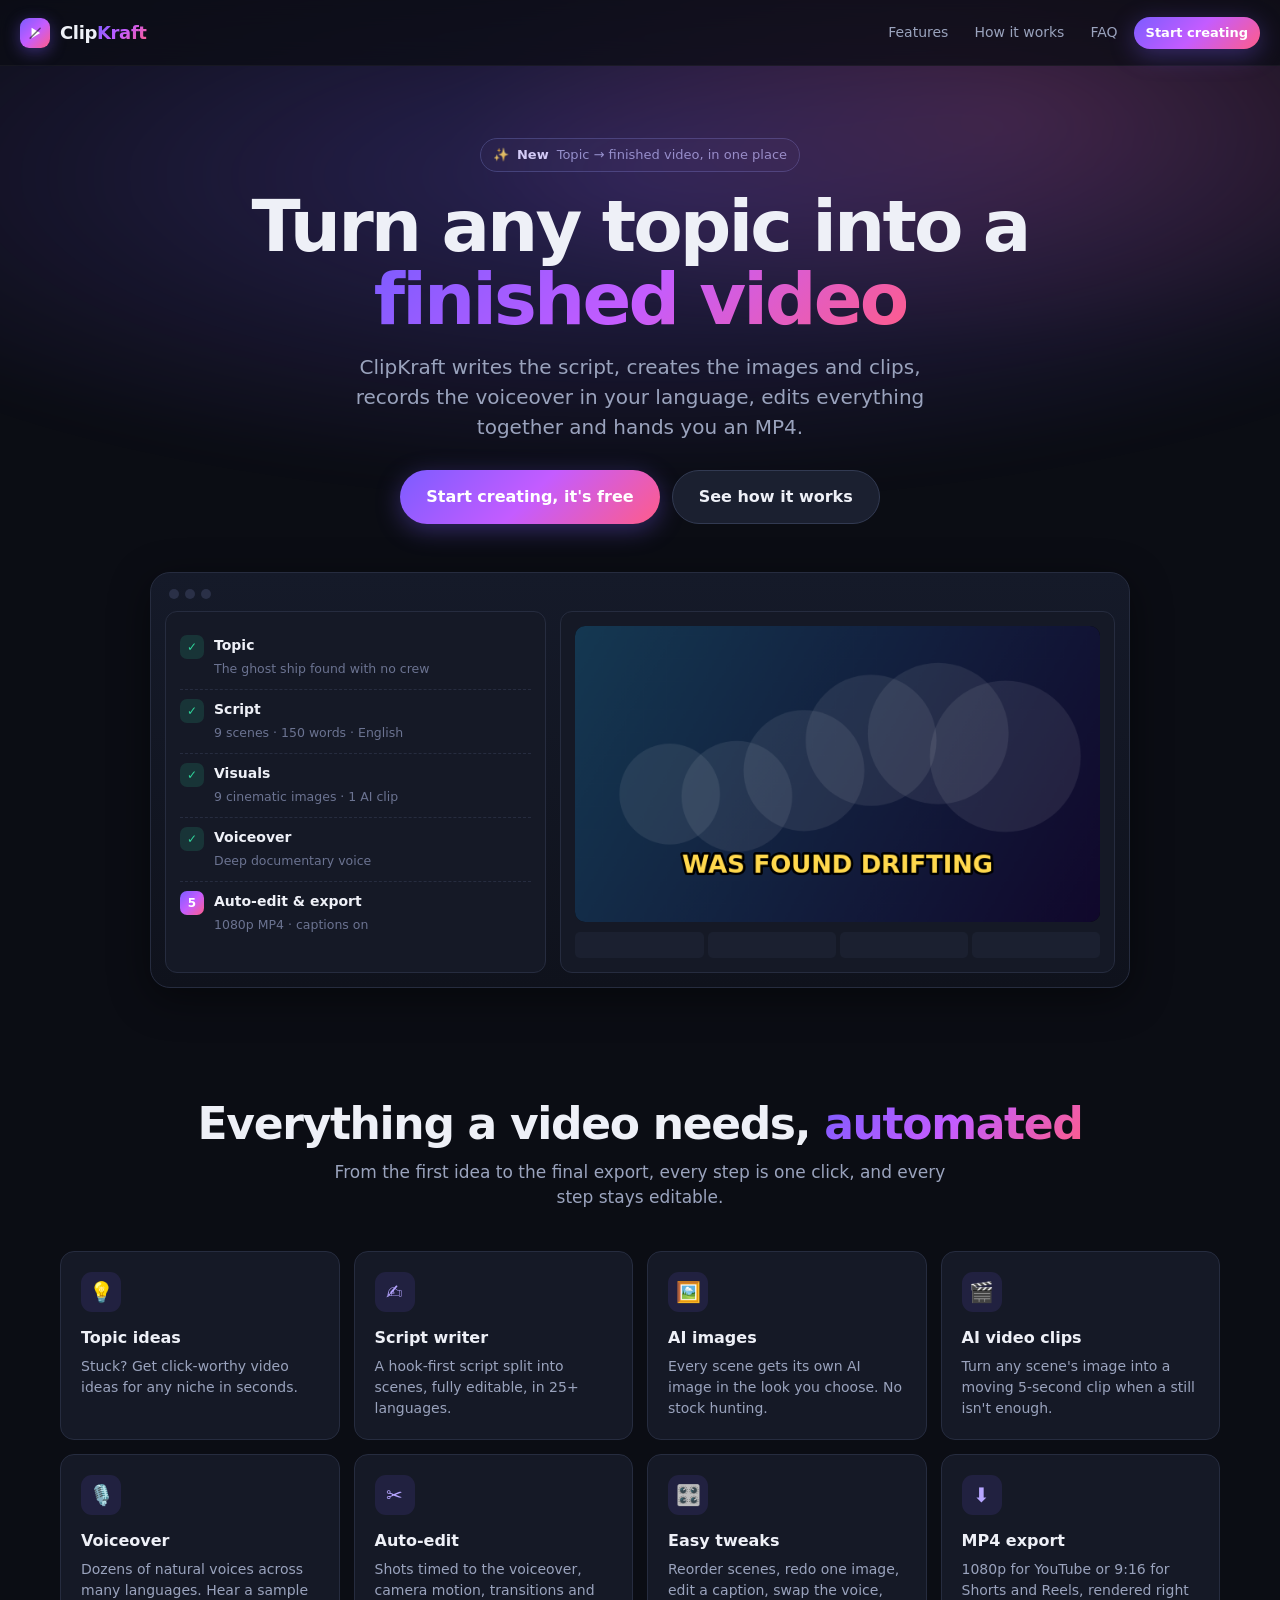
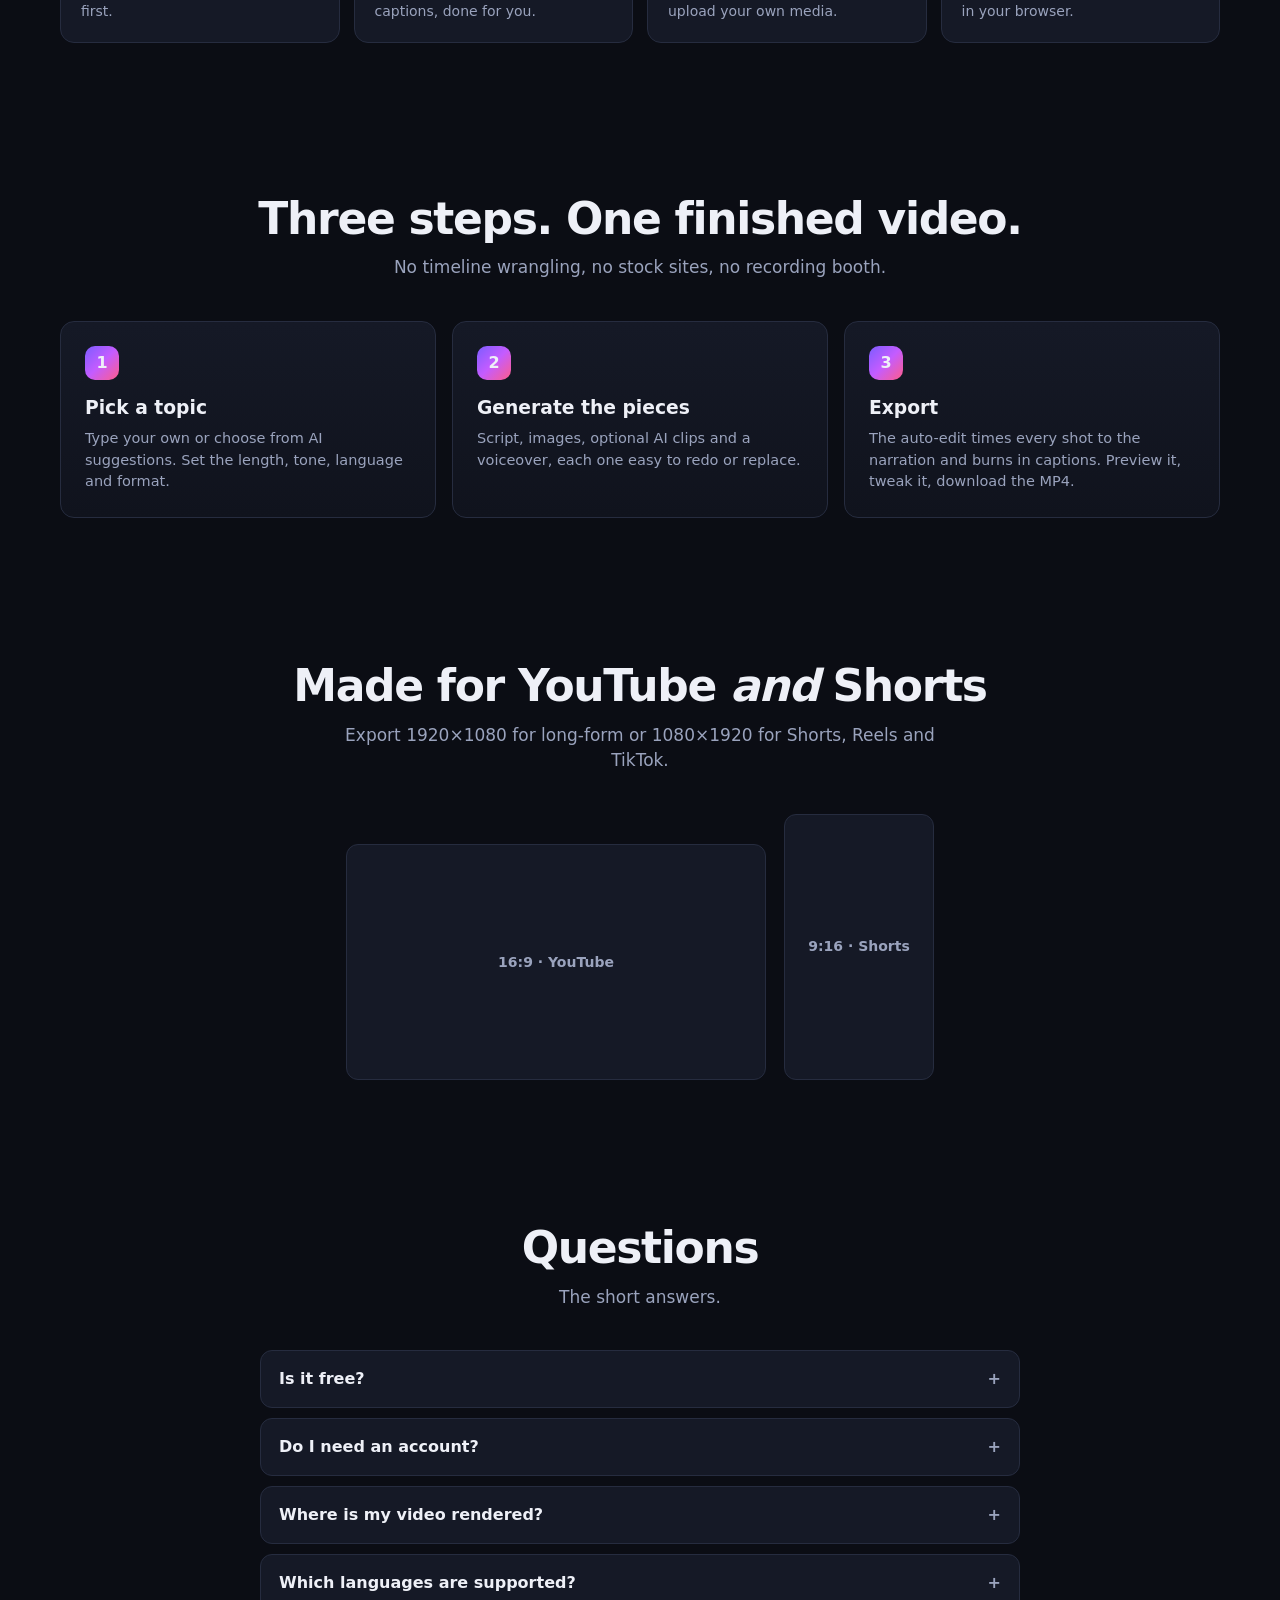
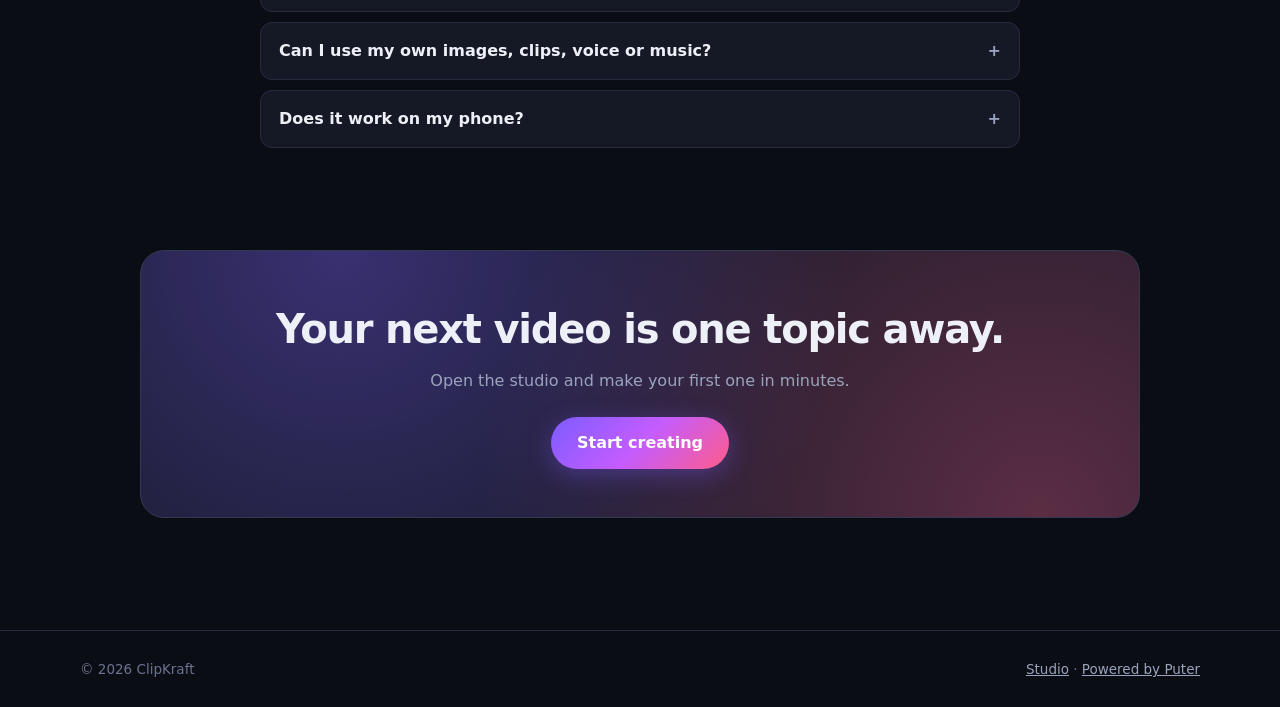
<file: index.html>
<!doctype html>
<html lang="en">
<head>
<meta charset="utf-8">
<meta name="viewport" content="width=device-width,initial-scale=1,viewport-fit=cover">
<meta name="theme-color" content="#0b0d14">
<meta name="description" content="">
<meta property="og:title" content="">
<meta property="og:type" content="website">
<meta property="og:url" content="https://clipkraft.github.io/">
<link rel="canonical" href="https://clipkraft.github.io/">
<link rel="icon" href="icons/logo.svg" type="image/svg+xml">
<link rel="apple-touch-icon" href="icons/icon-192.png">
<link rel="stylesheet" href="css/style.css?v=1.3.4">
<title>Video studio</title>
</head>
<body>
<nav class="l-nav">
  <a class="logo" href="./"><span class="logo-mark"><svg viewBox="0 0 32 32" aria-hidden="true"><path d="M11 8.5v15l12.5-7.5z" fill="#fff"/><path d="M9 23.5L23.5 9" stroke="#0b0d14" stroke-width="2.2" stroke-linecap="round" opacity=".55"/></svg></span><span data-wordmark></span></a>
  <div class="links">
    <a class="navlink" href="#features">Features</a>
    <a class="navlink" href="#how">How it works</a>
    <a class="navlink" href="#faq">FAQ</a>
    <a class="btn primary sm" href="app.html">Start creating</a>
  </div>
</nav>

<header class="hero wrap">
  <span class="pill">✨ <b>New</b> Topic → finished video, in one place</span>
  <h1>Turn any topic into a <span class="grad-text">finished video</span></h1>
  <p class="sub"><span data-brand></span> writes the script, creates the images and clips, records the voiceover in your language, edits everything together and hands you an MP4.</p>
  <div class="ctas">
    <a class="btn primary lg" href="app.html">Start creating, it's free</a>
    <a class="btn lg" href="#how">See how it works</a>
  </div>
  <div class="hero-demo" aria-hidden="true">
    <div class="demo-bar"><i></i><i></i><i></i></div>
    <div class="demo-grid">
      <div class="demo-card">
        <div class="demo-step done"><span class="n">✓</span><div><b>Topic</b><span>The ghost ship found with no crew</span></div></div>
        <div class="demo-step done"><span class="n">✓</span><div><b>Script</b><span>9 scenes · 150 words · English</span></div></div>
        <div class="demo-step done"><span class="n">✓</span><div><b>Visuals</b><span>9 cinematic images · 1 AI clip</span></div></div>
        <div class="demo-step done"><span class="n">✓</span><div><b>Voiceover</b><span>Deep documentary voice</span></div></div>
        <div class="demo-step live"><span class="n">5</span><div><b>Auto-edit &amp; export</b><span>1080p MP4 · captions on</span></div></div>
      </div>
      <div class="demo-card">
        <div class="demo-screen"><canvas id="demoCanvas" width="640" height="360"></canvas></div>
        <div class="demo-tl"><div></div><div></div><div></div><div></div></div>
      </div>
    </div>
  </div>
</header>

<section class="section wrap" id="features">
  <h2>Everything a video needs, <span class="grad-text">automated</span></h2>
  <p class="lead">From the first idea to the final export, every step is one click, and every step stays editable.</p>
  <div class="features">
<div class="feature"><div class="ic">💡</div><h3>Topic ideas</h3><p>Stuck? Get click-worthy video ideas for any niche in seconds.</p></div>
<div class="feature"><div class="ic">✍️</div><h3>Script writer</h3><p>A hook-first script split into scenes, fully editable, in 25+ languages.</p></div>
<div class="feature"><div class="ic">🖼️</div><h3>AI images</h3><p>Every scene gets its own AI image in the look you choose. No stock hunting.</p></div>
<div class="feature"><div class="ic">🎬</div><h3>AI video clips</h3><p>Turn any scene's image into a moving 5-second clip when a still isn't enough.</p></div>
<div class="feature"><div class="ic">🎙️</div><h3>Voiceover</h3><p>Dozens of natural voices across many languages. Hear a sample first.</p></div>
<div class="feature"><div class="ic">✂️</div><h3>Auto-edit</h3><p>Shots timed to the voiceover, camera motion, transitions and captions, done for you.</p></div>
<div class="feature"><div class="ic">🎛️</div><h3>Easy tweaks</h3><p>Reorder scenes, redo one image, edit a caption, swap the voice, upload your own media.</p></div>
<div class="feature"><div class="ic">⬇️</div><h3>MP4 export</h3><p>1080p for YouTube or 9:16 for Shorts and Reels, rendered right in your browser.</p></div>
  </div>
</section>

<div class="wrap ad-wrap"><aside class="ad-box" aria-label="Sponsored">
  <div class="ad-label">Sponsored</div>
  <script async="async" data-cfasync="false" src="https://bauval.org/21/2d36111a05a69d2062d1d06b96b76005"></script>
  <div id="container-2d36111a05a69d2062d1d06b96b76005"></div>
</aside></div>

<section class="section wrap" id="how">
  <h2>Three steps. One finished video.</h2>
  <p class="lead">No timeline wrangling, no stock sites, no recording booth.</p>
  <div class="steps">
    <div class="step"><h3>Pick a topic</h3><p>Type your own or choose from AI suggestions. Set the length, tone, language and format.</p></div>
    <div class="step"><h3>Generate the pieces</h3><p>Script, images, optional AI clips and a voiceover, each one easy to redo or replace.</p></div>
    <div class="step"><h3>Export</h3><p>The auto-edit times every shot to the narration and burns in captions. Preview it, tweak it, download the MP4.</p></div>
  </div>
</section>

<section class="section wrap">
  <h2>Made for YouTube <em>and</em> Shorts</h2>
  <p class="lead">Export 1920×1080 for long-form or 1080×1920 for Shorts, Reels and TikTok.</p>
  <div class="formats"><div class="fmt w">16:9 · YouTube</div><div class="fmt t">9:16 · Shorts</div></div>
</section>

<section class="section wrap" id="faq">
  <h2>Questions</h2>
  <p class="lead">The short answers.</p>
  <div class="faq">
    <details><summary>Is it free?</summary><p>The studio is free. The AI features run on your own free Puter account, which comes with a monthly allowance. Heavy use, especially AI video clips, can use it up; you can top up your account or continue next month.</p></details>
    <details><summary>Do I need an account?</summary><p>You'll be asked to sign in to Puter (or continue as a guest) the first time you use an AI feature. Your projects themselves are saved in your browser.</p></details>
    <details><summary>Where is my video rendered?</summary><p>On your own device, in the browser. Nothing has to be uploaded to edit or export, which is why it works fast on a decent laptop or phone.</p></details>
    <details><summary>Which languages are supported?</summary><p>Scripts and voiceovers work in English, Hindi, Spanish, French, German, Portuguese, Arabic, Japanese, Korean, Chinese and more.</p></details>
    <details><summary>Can I use my own images, clips, voice or music?</summary><p>Yes. Any scene can take your own image or video, any scene's voiceover can be your own recording, and you can add a music track you have the rights to.</p></details>
    <details><summary>Does it work on my phone?</summary><p>Yes. The studio is built mobile-first and can be installed to your home screen. Long 1080p exports are quicker on a laptop.</p></details>
  </div>
</section>

<div class="wrap"><div class="cta-band">
  <h2>Your next video is one topic away.</h2>
  <p>Open the studio and make your first one in minutes.</p>
  <a class="btn primary lg" href="app.html">Start creating</a>
</div></div>

<div class="wrap ad-banner-wrap" id="ckBanner"></div>
<script type="module">import { mountBanner } from './js/banner.js?v=1.3.4'; mountBanner(document.getElementById('ckBanner'));</script>

<footer class="site"><div class="wrap">
  <span>© <span data-year></span> <span data-brand></span></span>
  <span><a href="app.html">Studio</a> · <a data-platform-link target="_blank" rel="noopener"></a></span>
</div></footer>
<script type="module">
import { applyBrand } from './js/brand.js';
applyBrand();
// Little animated preview in the hero mock-up.
const c = document.getElementById('demoCanvas'); const x = c.getContext('2d');
const scenes = [[262, 48], [205, 40], [12, 45], [330, 35]];
const words = ['In 1872 a ship', 'was found drifting', 'with no one aboard.', 'Where did they go?'];
function frame(ts) {
  const t = ts / 1000; const i = Math.floor(t / 1.5) % 4; const lt = (t % 1.5) / 1.5;
  const [h, l] = scenes[i];
  const g = x.createLinearGradient(0, 0, 640, 360); g.addColorStop(0, `hsl(${h},60%,${l * .5}%)`); g.addColorStop(1, `hsl(${(h + 50) % 360},70%,${l * .25}%)`);
  x.fillStyle = g; x.fillRect(0, 0, 640, 360);
  x.save(); x.translate(320, 170); x.scale(1 + lt * .08, 1 + lt * .08);
  x.fillStyle = 'rgba(255,255,255,.08)'; for (let k = 0; k < 6; k++) { x.beginPath(); x.arc(-200 + k * 80, 40 * Math.sin(k + i), 60 + k * 6, 0, 7); x.fill(); }
  x.restore();
  x.font = '800 30px Inter,system-ui,sans-serif'; x.textAlign = 'center'; x.lineWidth = 6; x.strokeStyle = '#000'; x.lineJoin = 'round';
  x.strokeText(words[i].toUpperCase(), 320, 300); x.fillStyle = '#FFD84D'; x.fillText(words[i].toUpperCase(), 320, 300);
  requestAnimationFrame(frame);
}
requestAnimationFrame(frame);
</script>
</body>
</html>
</file>
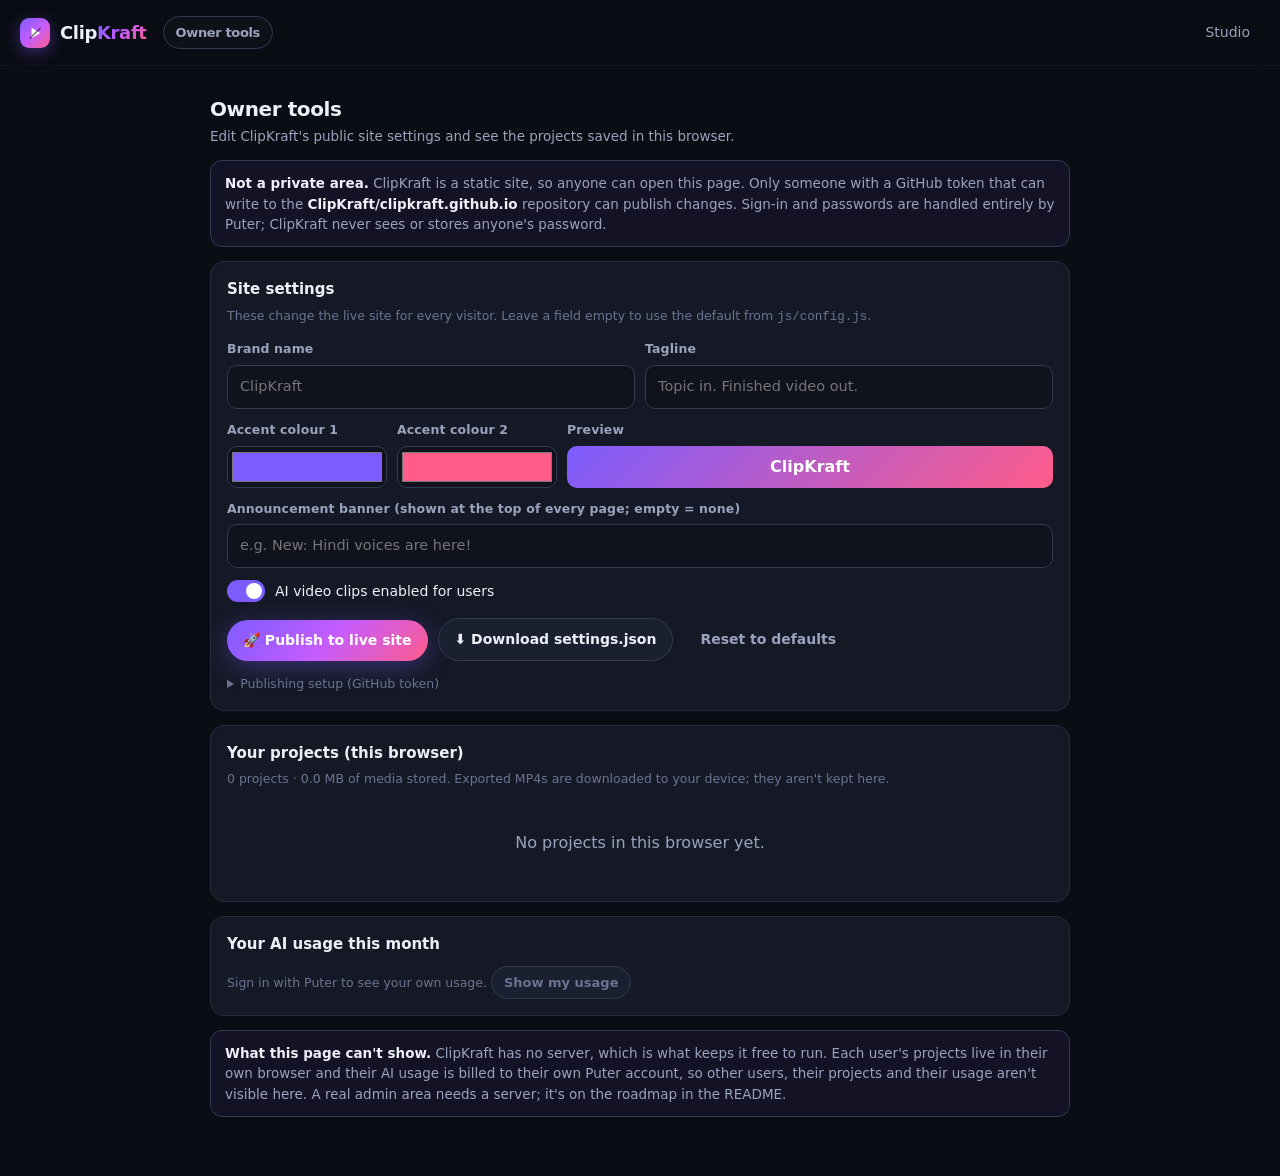
<file: admin.html>
<!doctype html>
<html lang="en">
<head>
<meta charset="utf-8">
<meta name="viewport" content="width=device-width,initial-scale=1,viewport-fit=cover">
<meta name="theme-color" content="#0b0d14">
<meta name="robots" content="noindex">
<link rel="icon" href="icons/logo.svg" type="image/svg+xml">
<link rel="stylesheet" href="css/style.css?v=1.3.4">
<title>Owner tools</title>
</head>
<body class="admin" data-title-suffix="Owner tools">
<div class="toast-host" id="toasts"></div>
<nav class="l-nav">
  <a class="logo" href="./"><span class="logo-mark"><svg viewBox="0 0 32 32" aria-hidden="true"><path d="M11 8.5v15l12.5-7.5z" fill="#fff"/><path d="M9 23.5L23.5 9" stroke="#0b0d14" stroke-width="2.2" stroke-linecap="round" opacity=".55"/></svg></span><span data-wordmark class="brand-name-top"></span><span class="pill" style="margin-left:6px">Owner tools</span></a>
  <div class="links"><a class="navlink" href="app.html">Studio</a></div>
</nav>
<main class="wrap" style="max-width:900px;padding-top:28px;padding-bottom:60px" id="root">
  <div class="card empty-state"><div class="spinner" style="margin:0 auto 10px"></div>Loading…</div>
</main>
<script src="https://js.puter.com/v2/"></script>
<script type="module" src="js/admin.js?v=1.3.4"></script>
</body>
</html>
</file>
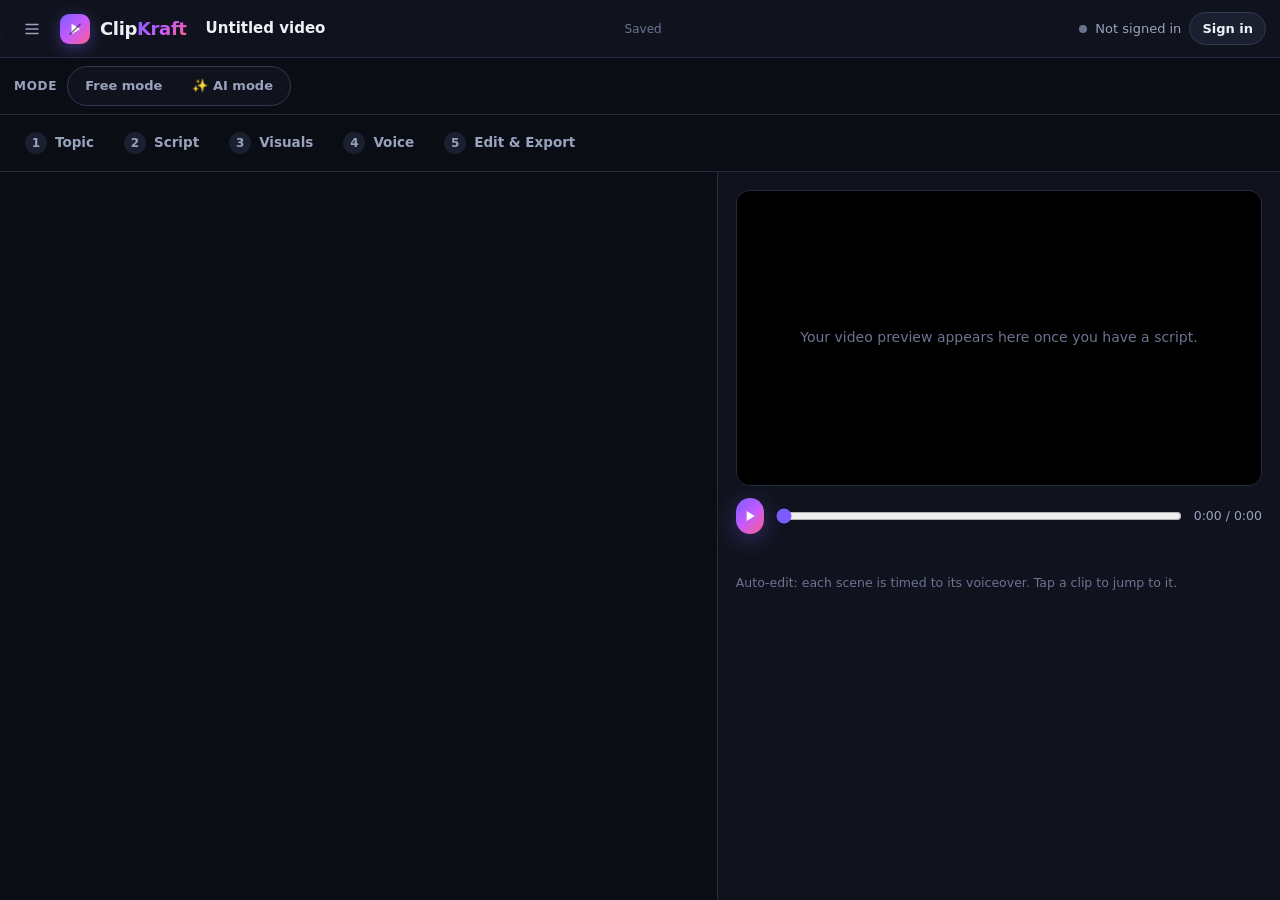
<file: app.html>
<!doctype html>
<html lang="en">
<head>
<meta charset="utf-8">
<meta name="viewport" content="width=device-width,initial-scale=1,viewport-fit=cover">
<meta name="theme-color" content="#0b0d14">
<meta name="description" content="">
<meta name="apple-mobile-web-app-capable" content="yes">
<meta name="apple-mobile-web-app-status-bar-style" content="black-translucent">
<link rel="icon" href="icons/logo.svg" type="image/svg+xml">
<link rel="apple-touch-icon" href="icons/icon-192.png">
<link rel="canonical" href="https://clipkraft.github.io/app.html">
<link rel="stylesheet" href="css/style.css?v=1.3.4">
<title>Studio</title>
</head>
<body class="editor" data-title-suffix="Studio">
<div class="toast-host" id="toasts"></div>

<header class="topbar">
  <button class="btn icon ghost" id="btnProjects" title="Your projects" aria-label="Your projects">
    <svg width="18" height="18" viewBox="0 0 24 24" fill="none" stroke="currentColor" stroke-width="2" stroke-linecap="round"><path d="M4 6h16M4 12h16M4 18h16"/></svg>
  </button>
  <a class="logo" href="./" title="Home"><span class="logo-mark"><svg viewBox="0 0 32 32" aria-hidden="true"><path d="M11 8.5v15l12.5-7.5z" fill="#fff"/><path d="M9 23.5L23.5 9" stroke="#0b0d14" stroke-width="2.2" stroke-linecap="round" opacity=".55"/></svg></span><span data-wordmark class="brand-name-top"></span></a>
  <div class="proj-name"><input id="projName" type="text" value="Untitled video" aria-label="Project name"><span class="save-state" id="saveState">Saved</span></div>
  <div class="acct">
    <span class="dot" id="acctDot"></span><span class="who" id="acctWho">Not signed in</span>
    <button class="btn sm" id="btnSignIn">Sign in</button>
  </div>
</header>

<div class="modebar" id="modeBar">
  <span class="mb-label">Mode</span>
  <div class="seg mode-seg" id="modeSeg" role="group" aria-label="Free mode or AI mode">
    <button data-v="free">Free mode</button><button data-v="ai">✨ AI mode</button>
  </div>
  <span class="mb-hint" id="modeHint"></span>
</div>
<div class="credits-banner" id="creditsBanner" role="alert" hidden></div>

<nav class="stepper" id="stepper">
  <button data-step="0"><span class="n">1</span>Topic</button>
  <button data-step="1"><span class="n">2</span>Script</button>
  <button data-step="2"><span class="n">3</span>Visuals</button>
  <button data-step="3"><span class="n">4</span>Voice</button>
  <button data-step="4"><span class="n">5</span>Edit &amp; Export</button>
</nav>

<main class="workspace">
  <section class="pane" id="pane"></section>
  <aside class="preview-pane" id="previewPane">
    <div class="row mobile-only" style="justify-content:space-between;align-items:center">
      <b>Preview</b><button class="btn sm" id="btnBackEdit">Back to editing</button>
    </div>
    <div class="player" id="player">
      <canvas id="previewCanvas" width="960" height="540"></canvas>
      <div class="empty" id="playerEmpty">Your video preview appears here once you have a script.</div>
    </div>
    <div class="transport">
      <button class="btn icon primary" id="btnPlay" aria-label="Play">
        <svg width="16" height="16" viewBox="0 0 24 24" fill="#fff"><path d="M7 4.5v15l12-7.5z"/></svg>
      </button>
      <input type="range" id="scrub" min="0" max="1000" value="0" aria-label="Seek">
      <span class="time" id="timeLbl">0:00 / 0:00</span>
    </div>
    <div class="timeline" id="timeline"></div>
    <div class="hint" id="tlHint">Auto-edit: each scene is timed to its voiceover. Tap a clip to jump to it.</div>
  </aside>
</main>

<div class="footer-bar" id="footerBar">
  <button class="btn" id="btnMobilePrev" style="flex:0 0 auto">Back</button>
  <button class="btn" id="btnMobilePreview" style="flex:1">▶ Preview</button>
  <button class="btn primary" id="btnMobileNext" style="flex:1">Next</button>
</div>

<div class="drawer-bg" id="drawerBg"></div>
<aside class="drawer" id="drawer" aria-label="Projects">
  <header><b>Your projects</b><button class="btn sm primary" id="btnNewProject">+ New</button></header>
  <div class="list" id="projList"></div>
  <div class="hint" style="padding:12px 14px calc(12px + var(--safe-b));border-top:1px solid var(--line)">Projects are saved in this browser automatically.<br><a data-platform-link target="_blank" rel="noopener" style="color:var(--muted)"></a></div>
</aside>

<div class="modal-bg" id="modalBg"><div class="modal" id="modal"></div></div>

<input type="file" id="filePicker" hidden>
<script src="https://js.puter.com/v2/"></script>
<script type="module" src="js/app.js?v=1.3.4"></script>
</body>
</html>
</file>
<file: css/style.css>
:root{
  --bg:#0b0d14; --bg2:#10131d; --panel:#151926; --panel2:#1b2030; --line:#262c3f; --line2:#323a52;
  --text:#eef0f7; --muted:#9aa3bd; --dim:#6b7391;
  --accent:#7c5cff; --accent2:#ff5c8a; --ok:#2fd39a; --warn:#ffb648; --err:#ff5c6c;
  --grad:linear-gradient(135deg,#7c5cff 0%,#c45cff 50%,#ff5c8a 100%);
  --radius:14px; --radius-sm:10px;
  --shadow:0 10px 40px rgba(0,0,0,.45);
  --font:'Inter',ui-sans-serif,system-ui,-apple-system,'Segoe UI',Roboto,'Helvetica Neue',Arial,sans-serif;
  --safe-b:env(safe-area-inset-bottom,0px);
}
*{box-sizing:border-box}
html,body{margin:0;background:var(--bg);color:var(--text);font-family:var(--font);-webkit-font-smoothing:antialiased;overflow-x:clip}
body{line-height:1.5}
a{color:inherit}
img,video,canvas{display:block;max-width:100%}
button,input,select,textarea{font:inherit;color:inherit}
.sr{position:absolute;width:1px;height:1px;overflow:hidden;clip:rect(0 0 0 0)}
.grad-text{background:var(--grad);-webkit-background-clip:text;background-clip:text;color:transparent}

/* buttons */
.btn{display:inline-flex;align-items:center;justify-content:center;gap:8px;border:1px solid var(--line2);background:var(--panel2);
  padding:10px 16px;border-radius:999px;cursor:pointer;font-weight:600;font-size:14px;text-decoration:none;transition:.15s;white-space:nowrap;min-height:40px}
.btn:hover{border-color:#4a5372;background:#222840}
.btn:disabled{opacity:.45;cursor:not-allowed}
.btn.primary{background:var(--grad);border:0;color:#fff;box-shadow:0 6px 24px rgba(124,92,255,.35)}
.btn.primary:hover{filter:brightness(1.08)}
.btn.ghost{background:transparent;border-color:transparent;color:var(--muted)}
.btn.ghost:hover{color:var(--text);background:var(--panel2)}
.btn.sm{padding:6px 12px;font-size:13px;min-height:32px}
.btn.lg{padding:14px 26px;font-size:16px;min-height:52px}
.btn.icon{padding:0;width:36px;height:36px;min-height:36px}
.btn.danger:hover{border-color:var(--err);color:var(--err)}

/* ---------- landing ---------- */
.l-nav{position:sticky;top:0;z-index:10;display:flex;align-items:center;justify-content:space-between;padding:14px 20px;
  background:rgba(11,13,20,.75);backdrop-filter:blur(14px);border-bottom:1px solid rgba(255,255,255,.04)}
.logo{display:flex;align-items:center;gap:10px;font-weight:800;font-size:18px;letter-spacing:-.02em;text-decoration:none}
.logo-mark{width:30px;height:30px;border-radius:9px;background:var(--grad);display:grid;place-items:center;box-shadow:0 4px 16px rgba(124,92,255,.4)}
.logo-mark svg{width:22px;height:22px}
.l-nav .links{display:flex;gap:6px;align-items:center}
.l-nav .links a.navlink{color:var(--muted);text-decoration:none;padding:8px 10px;font-size:14px}
.l-nav .links a.navlink:hover{color:var(--text)}
.wrap{max-width:1160px;margin:0 auto;padding:0 20px}
.hero{position:relative;padding:72px 20px 40px;text-align:center}
.hero::before{content:"";position:absolute;inset:-200px -30% auto;height:620px;filter:blur(20px);background:radial-gradient(closest-side,rgba(124,92,255,.28),transparent),radial-gradient(closest-side at 70% 40%,rgba(255,92,138,.18),transparent);pointer-events:none}
.pill{display:inline-flex;gap:8px;align-items:center;padding:6px 12px;border:1px solid var(--line2);border-radius:999px;font-size:13px;color:var(--muted);background:rgba(255,255,255,.02)}
.pill b{color:var(--text);font-weight:600}
.hero h1{position:relative;font-size:clamp(36px,7vw,72px);line-height:1.02;letter-spacing:-.04em;margin:18px auto 16px;max-width:900px;font-weight:800}
.hero p.sub{position:relative;font-size:clamp(16px,2.2vw,20px);color:var(--muted);max-width:640px;margin:0 auto 28px}
.hero .ctas{position:relative;display:flex;gap:12px;justify-content:center;flex-wrap:wrap}
.hero-demo{position:relative;margin:48px auto 0;max-width:980px;border-radius:20px;border:1px solid var(--line);background:linear-gradient(180deg,#151a29,#0f121c);box-shadow:var(--shadow);padding:14px;text-align:left}
.demo-bar{display:flex;gap:6px;padding:2px 4px 12px}
.demo-bar i{width:10px;height:10px;border-radius:50%;background:#2a3047}
.demo-grid{display:grid;grid-template-columns:1.1fr 1.6fr;gap:14px}
.demo-card{background:var(--panel);border:1px solid var(--line);border-radius:12px;padding:14px}
.demo-step{display:flex;gap:10px;align-items:flex-start;padding:9px 0;border-bottom:1px dashed var(--line)}
.demo-step:last-child{border:0}
.demo-step .n{flex:0 0 24px;height:24px;border-radius:7px;background:var(--panel2);display:grid;place-items:center;font-size:12px;font-weight:700;color:var(--muted)}
.demo-step.done .n{background:rgba(47,211,154,.15);color:var(--ok)}
.demo-step.live .n{background:var(--grad);color:#fff}
.demo-step b{display:block;font-size:14px}
.demo-step span{font-size:12.5px;color:var(--dim)}
.demo-screen{position:relative;aspect-ratio:16/9;border-radius:10px;overflow:hidden;background:#05060a}
.demo-screen canvas{width:100%;height:100%}
.demo-tl{display:flex;gap:4px;margin-top:10px}
.demo-tl div{height:26px;border-radius:5px;background:var(--panel2);flex:1;position:relative;overflow:hidden}
.demo-tl div::after{content:"";position:absolute;left:0;top:0;bottom:0;width:0;background:linear-gradient(90deg,rgba(124,92,255,.5),rgba(255,92,138,.5));animation:fill 6s linear infinite}
.demo-tl div:nth-child(2)::after{animation-delay:1.2s}.demo-tl div:nth-child(3)::after{animation-delay:2.4s}.demo-tl div:nth-child(4)::after{animation-delay:3.6s}
@keyframes fill{0%{width:0}20%{width:100%}100%{width:100%}}
.section{padding:72px 0}
.section h2{font-size:clamp(28px,4.5vw,44px);letter-spacing:-.03em;line-height:1.1;margin:0 0 12px;text-align:center}
.section p.lead{color:var(--muted);text-align:center;max-width:620px;margin:0 auto 40px;font-size:17px}
.features{display:grid;grid-template-columns:repeat(4,1fr);gap:14px}
.feature{background:var(--panel);border:1px solid var(--line);border-radius:var(--radius);padding:20px;transition:.2s}
.feature:hover{border-color:var(--line2);transform:translateY(-2px)}
.feature .ic{width:40px;height:40px;border-radius:11px;display:grid;place-items:center;background:rgba(124,92,255,.12);color:#b6a5ff;margin-bottom:14px;font-size:20px}
.feature h3{margin:0 0 6px;font-size:16px}
.feature p{margin:0;color:var(--muted);font-size:14px}
.steps{display:grid;grid-template-columns:repeat(3,1fr);gap:16px;counter-reset:s}
.step{padding:24px;border-radius:var(--radius);background:linear-gradient(180deg,var(--panel),var(--bg2));border:1px solid var(--line)}
.step::before{counter-increment:s;content:counter(s);display:grid;place-items:center;width:34px;height:34px;border-radius:10px;background:var(--grad);font-weight:800;margin-bottom:14px}
.step h3{margin:0 0 6px}
.step p{margin:0;color:var(--muted);font-size:14.5px}
.formats{display:flex;gap:18px;justify-content:center;align-items:flex-end;flex-wrap:wrap}
.fmt{background:var(--panel);border:1px solid var(--line);border-radius:12px;display:grid;place-items:center;color:var(--muted);font-weight:600;font-size:14px}
.fmt.w{width:min(420px,80vw);aspect-ratio:16/9}
.fmt.t{width:150px;aspect-ratio:9/16}
.faq{max-width:760px;margin:0 auto}
.faq details{border:1px solid var(--line);background:var(--panel);border-radius:12px;padding:16px 18px;margin-bottom:10px}
.faq summary{cursor:pointer;font-weight:600;list-style:none}
.faq summary::-webkit-details-marker{display:none}
.faq summary::after{content:"+";float:right;color:var(--muted)}
.faq details[open] summary::after{content:"–"}
.faq details p{color:var(--muted);margin:10px 0 0}
.cta-band{margin:20px auto 80px;max-width:1000px;border-radius:24px;padding:48px 24px;text-align:center;background:radial-gradient(circle at 20% 0%,rgba(124,92,255,.35),transparent 60%),radial-gradient(circle at 90% 100%,rgba(255,92,138,.3),transparent 60%),var(--panel);border:1px solid var(--line2)}
.cta-band h2{margin:0 0 10px;font-size:clamp(26px,4vw,40px);letter-spacing:-.03em}
.cta-band p{color:var(--muted);margin:0 0 24px}
footer.site{border-top:1px solid var(--line);padding:28px 20px calc(28px + var(--safe-b));color:var(--dim);font-size:13.5px}
footer.site .wrap{display:flex;justify-content:space-between;gap:12px;flex-wrap:wrap}
footer.site a{color:var(--muted)}
@media (max-width:900px){.features{grid-template-columns:repeat(2,1fr)}.steps{grid-template-columns:1fr}.demo-grid{grid-template-columns:1fr}}
@media (max-width:560px){.brand-name-top{display:none}.hero{padding-top:44px}.features{grid-template-columns:1fr}.l-nav .links a.navlink{display:none}.hero{padding-top:48px}.section{padding:52px 0}}

/* ---------- editor ---------- */
body.editor{height:100dvh;overflow:hidden;display:flex;flex-direction:column}
.topbar{flex:0 0 auto;display:flex;align-items:center;gap:10px;padding:10px 14px;border-bottom:1px solid var(--line);background:var(--bg2);min-height:58px}
.topbar .proj-name{flex:1;min-width:0;display:flex;align-items:center;gap:8px}
.topbar .proj-name input{background:transparent;border:1px solid transparent;border-radius:8px;padding:6px 8px;font-weight:700;font-size:15px;width:100%;max-width:420px;min-width:0}
.topbar .proj-name input:hover,.topbar .proj-name input:focus{border-color:var(--line2);outline:none;background:var(--panel)}
.save-state{font-size:12px;color:var(--dim);white-space:nowrap}
.acct{display:flex;align-items:center;gap:8px}
.acct .who{font-size:13px;color:var(--muted);max-width:140px;overflow:hidden;text-overflow:ellipsis;white-space:nowrap}
.dot{width:8px;height:8px;border-radius:50%;background:var(--dim);display:inline-block}
.dot.on{background:var(--ok);box-shadow:0 0 0 3px rgba(47,211,154,.15)}

.stepper{flex:0 0 auto;display:flex;gap:4px;padding:8px 12px;border-bottom:1px solid var(--line);overflow-x:auto;scrollbar-width:none;background:var(--bg)}
.stepper::-webkit-scrollbar{display:none}
.stepper button{flex:0 0 auto;display:flex;align-items:center;gap:8px;border:1px solid transparent;background:transparent;color:var(--muted);padding:8px 12px;border-radius:999px;cursor:pointer;font-weight:600;font-size:13.5px}
.stepper button .n{width:22px;height:22px;border-radius:50%;display:grid;place-items:center;background:var(--panel2);font-size:12px}
.stepper button.active{color:var(--text);background:var(--panel);border-color:var(--line2)}
.stepper button.active .n{background:var(--grad);color:#fff}
.stepper button.done .n{background:rgba(47,211,154,.18);color:var(--ok)}

.workspace{flex:1;min-height:0;display:grid;grid-template-columns:minmax(0,1fr) minmax(340px,44%);}
.pane{min-height:0;overflow:auto;padding:18px 18px calc(90px + var(--safe-b))}
.preview-pane{border-left:1px solid var(--line);background:var(--bg2);padding:18px;display:flex;flex-direction:column;gap:12px;overflow:auto}
.panel-title{display:flex;align-items:center;justify-content:space-between;gap:10px;margin:0 0 14px}
.panel-title h2{margin:0;font-size:20px;letter-spacing:-.02em}
.panel-title p{margin:2px 0 0;color:var(--muted);font-size:13.5px}
.card{background:var(--panel);border:1px solid var(--line);border-radius:var(--radius);padding:16px;margin-bottom:14px}
.card h3{margin:0 0 10px;font-size:15px}
.field{display:flex;flex-direction:column;gap:6px;margin-bottom:12px}
.field label,.lbl{font-size:12.5px;color:var(--muted);font-weight:600;letter-spacing:.01em}
.row{display:flex;gap:10px;flex-wrap:wrap;align-items:flex-end}
.row>.field{flex:1 1 150px}
input[type=text],input[type=search],select,textarea{width:100%;background:var(--bg2);border:1px solid var(--line2);border-radius:var(--radius-sm);padding:10px 12px;font-size:14.5px;outline:none;transition:border-color .15s}
textarea{resize:vertical;min-height:64px;line-height:1.45}
input:focus,select:focus,textarea:focus{border-color:var(--accent)}
select{appearance:none;background-image:linear-gradient(45deg,transparent 50%,var(--muted) 50%),linear-gradient(135deg,var(--muted) 50%,transparent 50%);background-position:calc(100% - 17px) 50%,calc(100% - 12px) 50%;background-size:5px 5px;background-repeat:no-repeat;padding-right:32px}
input[type=range]{width:100%;accent-color:var(--accent)}
.seg{display:inline-flex;background:var(--bg2);border:1px solid var(--line2);border-radius:999px;padding:3px;gap:2px;flex-wrap:wrap}
.seg button{border:0;background:transparent;color:var(--muted);padding:6px 12px;border-radius:999px;cursor:pointer;font-weight:600;font-size:13px}
.seg button.on{background:var(--panel2);color:var(--text);box-shadow:inset 0 0 0 1px var(--line2)}
.chips{display:flex;flex-wrap:wrap;gap:8px}
.chip{border:1px solid var(--line2);background:var(--bg2);color:var(--muted);padding:6px 12px;border-radius:999px;cursor:pointer;font-size:13px;font-weight:600}
.chip.on{border-color:var(--accent);color:var(--text);background:rgba(124,92,255,.14)}
.toggle{display:flex;align-items:center;gap:10px;cursor:pointer;font-size:14px;user-select:none}
.toggle input{appearance:none;width:38px;height:22px;border-radius:999px;background:var(--line2);position:relative;cursor:pointer;transition:.2s;flex:0 0 auto;margin:0}
.toggle input::after{content:"";position:absolute;top:3px;left:3px;width:16px;height:16px;border-radius:50%;background:#fff;transition:.2s}
.toggle input:checked{background:var(--accent)}
.toggle input:checked::after{left:19px}
.hint{font-size:12.5px;color:var(--dim)}
.ideas{display:grid;grid-template-columns:repeat(auto-fill,minmax(230px,1fr));gap:10px}
.idea{text-align:left;border:1px solid var(--line);background:var(--bg2);border-radius:12px;padding:14px;cursor:pointer;transition:.15s}
.idea:hover{border-color:var(--line2);transform:translateY(-1px)}
.idea.on{border-color:var(--accent);background:rgba(124,92,255,.1)}
.idea b{display:block;font-size:14.5px;margin-bottom:4px}
.idea span{font-size:13px;color:var(--muted)}
.scene{display:grid;grid-template-columns:auto minmax(0,1fr);gap:12px;background:var(--panel);border:1px solid var(--line);border-radius:var(--radius);padding:14px;margin-bottom:12px}
.scene .idx{width:30px;height:30px;border-radius:9px;background:var(--panel2);display:grid;place-items:center;font-weight:700;font-size:13px;color:var(--muted)}
.scene .tools{display:flex;gap:4px;justify-content:flex-end;flex-wrap:wrap}
.scene-head{display:flex;align-items:center;justify-content:space-between;gap:8px;margin-bottom:8px}
.scene-head .meta{font-size:12px;color:var(--dim)}
.vis-grid{display:grid;grid-template-columns:repeat(auto-fill,minmax(220px,1fr));gap:12px}
.vis{background:var(--panel);border:1px solid var(--line);border-radius:var(--radius);overflow:hidden;display:flex;flex-direction:column}
.thumb{position:relative;background:#07080d;display:grid;place-items:center;color:var(--dim);font-size:13px;overflow:hidden}
.thumb.r169{aspect-ratio:16/9}.thumb.r916{aspect-ratio:9/16;max-height:340px}
.thumb img,.thumb video{width:100%;height:100%;object-fit:cover}
.thumb .badge{position:absolute;top:8px;left:8px;background:rgba(0,0,0,.65);backdrop-filter:blur(6px);padding:3px 8px;border-radius:999px;font-size:11.5px;font-weight:700;color:#fff}
.thumb .badge.vid{left:auto;right:8px;background:var(--accent)}
.vis .body{padding:10px 12px 12px;display:flex;flex-direction:column;gap:8px;flex:1}
.vis .body p{margin:0;font-size:12.5px;color:var(--muted);display:-webkit-box;-webkit-line-clamp:3;-webkit-box-orient:vertical;overflow:hidden}
.vis .acts{display:flex;gap:6px;flex-wrap:wrap;margin-top:auto}
.spinner{width:22px;height:22px;border-radius:50%;border:2.5px solid rgba(255,255,255,.15);border-top-color:var(--accent);animation:spin .8s linear infinite}
@keyframes spin{to{transform:rotate(360deg)}}
.busy-overlay{position:absolute;inset:0;background:rgba(7,8,13,.7);display:grid;place-items:center;gap:8px;align-content:center;font-size:12.5px;color:var(--muted);text-align:center;padding:10px}
.vo-row{display:grid;grid-template-columns:30px minmax(0,1fr) auto;gap:10px;align-items:center;padding:10px 0;border-bottom:1px solid var(--line)}
.vo-row:last-child{border:0}
.vo-row p{margin:0;font-size:13.5px;color:var(--muted);overflow:hidden;text-overflow:ellipsis;display:-webkit-box;-webkit-line-clamp:2;-webkit-box-orient:vertical}
.vo-row .dur{font-size:12px;color:var(--dim);font-variant-numeric:tabular-nums}
.player{background:#05060a;border-radius:var(--radius);overflow:hidden;position:relative;border:1px solid var(--line);display:grid;place-items:center}
.player canvas{width:100%;height:auto;max-height:62vh;object-fit:contain;background:#000}
.player.portrait canvas{width:auto;max-width:100%;height:min(62vh,640px)}
.player .empty{position:absolute;inset:0;display:grid;place-items:center;text-align:center;color:var(--dim);padding:20px;font-size:14px}
.transport{display:flex;align-items:center;gap:10px}
.transport .time{font-size:12.5px;color:var(--muted);font-variant-numeric:tabular-nums;white-space:nowrap}
.timeline{display:flex;gap:3px;overflow-x:auto;padding:6px 0 10px;scrollbar-width:thin}
.tl-clip{flex:0 0 auto;height:64px;border-radius:8px;background:var(--panel2);border:1px solid var(--line2);position:relative;overflow:hidden;cursor:pointer;min-width:44px}
.tl-clip img{width:100%;height:100%;object-fit:cover;opacity:.75}
.tl-clip span{position:absolute;left:5px;bottom:4px;font-size:10.5px;font-weight:700;background:rgba(0,0,0,.6);padding:1px 5px;border-radius:5px}
.tl-clip.cur{outline:2px solid var(--accent)}
.tl-clip .wave{position:absolute;left:0;right:0;bottom:0;height:5px;background:linear-gradient(90deg,var(--accent),var(--accent2));opacity:.85}
.progress{height:8px;background:var(--panel2);border-radius:999px;overflow:hidden}
.progress>div{height:100%;width:0;background:var(--grad);transition:width .2s}
.notice{border:1px solid var(--line2);background:rgba(124,92,255,.08);border-radius:12px;padding:12px 14px;font-size:13.5px;color:var(--muted)}
.notice b{color:var(--text)}
.notice.warn{background:rgba(255,182,72,.08);border-color:rgba(255,182,72,.35)}
.footer-bar{position:fixed;left:0;right:0;bottom:0;z-index:20;display:none;gap:8px;padding:10px 14px calc(10px + var(--safe-b));background:rgba(16,19,29,.92);backdrop-filter:blur(14px);border-top:1px solid var(--line)}
.next-row{display:flex;justify-content:space-between;gap:10px;margin-top:18px}
.empty-state{text-align:center;color:var(--muted);padding:30px 10px}
.toast-host{position:fixed;left:50%;top:14px;transform:translateX(-50%);z-index:100;display:flex;flex-direction:column;gap:8px;width:min(460px,calc(100vw - 24px))}
.toast{background:#1d2234;border:1px solid var(--line2);border-radius:12px;padding:12px 14px;font-size:14px;box-shadow:var(--shadow);animation:pop .2s ease}
.toast.err{border-color:rgba(255,92,108,.5)}
.toast.ok{border-color:rgba(47,211,154,.5)}
@keyframes pop{from{transform:translateY(-6px);opacity:0}}
.drawer-bg{position:fixed;inset:0;background:rgba(0,0,0,.55);z-index:50;display:none}
.drawer{position:fixed;top:0;bottom:0;left:0;width:min(360px,88vw);background:var(--bg2);border-right:1px solid var(--line);z-index:51;transform:translateX(-100%);transition:transform .25s ease;display:flex;flex-direction:column}
.drawer.open{transform:none}
.drawer-bg.open{display:block}
.drawer header{display:flex;align-items:center;justify-content:space-between;padding:14px;border-bottom:1px solid var(--line)}
.drawer .list{overflow:auto;padding:10px;flex:1}
.proj-item{display:flex;gap:10px;align-items:center;padding:10px;border-radius:10px;cursor:pointer;border:1px solid transparent}
.proj-item:hover{background:var(--panel)}
.proj-item.cur{border-color:var(--line2);background:var(--panel)}
.proj-item .pt{width:56px;height:34px;border-radius:6px;background:var(--panel2);overflow:hidden;flex:0 0 auto}
.proj-item .pt img{width:100%;height:100%;object-fit:cover}
.proj-item b{display:block;font-size:13.5px;white-space:nowrap;overflow:hidden;text-overflow:ellipsis}
.proj-item small{color:var(--dim);font-size:11.5px}
.proj-item .grow{flex:1;min-width:0}
.modal-bg{position:fixed;inset:0;background:rgba(0,0,0,.6);z-index:60;display:none;place-items:center;padding:16px}
.modal-bg.open{display:grid}
.modal{background:var(--bg2);border:1px solid var(--line2);border-radius:18px;max-width:520px;width:100%;padding:22px;box-shadow:var(--shadow)}
.modal h3{margin:0 0 8px;font-size:19px}
.modal p{color:var(--muted);margin:0 0 16px;font-size:14.5px}
.modal .acts{display:flex;gap:8px;justify-content:flex-end;flex-wrap:wrap}
.export-result video{width:100%;border-radius:12px;background:#000;max-height:50vh}
@media (max-width:900px){
  .workspace{grid-template-columns:1fr}
  .preview-pane{display:none}
  body.show-preview .preview-pane{display:flex;border-left:0}
  body.show-preview .pane{display:none}
  .footer-bar{display:flex}
  .topbar .save-state{display:none}
  .acct .who{display:none}
}
@media (min-width:901px){.mobile-only{display:none!important}}

.site-banner{background:var(--grad);color:#fff;text-align:center;font-weight:600;font-size:13.5px;padding:8px 14px}
body.editor .site-banner{flex:0 0 auto}

.modebar{flex:0 0 auto;display:flex;align-items:center;gap:10px;padding:8px 14px;border-bottom:1px solid var(--line);background:var(--bg)}
.modebar .mb-label{font-size:12px;font-weight:700;letter-spacing:.06em;text-transform:uppercase;color:var(--muted)}
.modebar .mb-hint{font-size:12.5px;color:var(--muted);min-width:0;overflow:hidden;text-overflow:ellipsis;white-space:nowrap}
.mode-seg{flex:0 0 auto;flex-wrap:nowrap}
.mode-seg button{padding:6px 14px;white-space:nowrap}
.mode-seg button[data-v="free"].on{background:rgba(46,204,113,.16);box-shadow:inset 0 0 0 1px rgba(46,204,113,.5);color:#d8ffe8}
.mode-seg button[data-v="ai"].on{background:rgba(124,92,255,.2);box-shadow:inset 0 0 0 1px rgba(124,92,255,.55);color:#fff}
.credits-banner{flex:0 0 auto;display:flex;align-items:center;gap:10px 14px;flex-wrap:wrap;padding:10px 14px;background:rgba(255,182,72,.1);border-bottom:1px solid rgba(255,182,72,.4);font-size:13.5px;color:var(--text)}
.credits-banner[hidden]{display:none}
.credits-banner .cb-text{flex:1 1 240px;min-width:0}
.credits-banner .cb-acts{display:flex;gap:8px;flex-wrap:wrap}
@media (max-width:560px){.acct .btn{padding:6px 10px}.topbar{gap:6px;padding:8px 10px}.modebar{padding:7px 10px;gap:8px}.modebar .mb-hint{display:none}.mode-seg{flex:1}.mode-seg button{flex:1;padding:7px 8px}}

/* Sponsored slot */
.ad-wrap{padding:8px 0 0}
.ad-box{max-width:760px;margin:0 auto;padding:10px 12px 12px;border:1px solid var(--line);border-radius:14px;background:var(--panel);overflow:hidden;box-sizing:border-box;width:100%}
.ad-box .ad-label{font-size:11px;letter-spacing:.08em;text-transform:uppercase;color:var(--dim);margin:0 0 8px}
.ad-box [id^="container-"]{max-width:100%;overflow:hidden}
.ad-box [id^="container-"] *{max-width:100% !important}
.ad-box:has([id^="container-"]:empty){display:none}
.export-result .ad-box{margin-top:16px}

.ad-banner{max-width:360px;text-align:center}
.ad-banner .ad-frame{display:block;width:320px;max-width:100%;height:50px;border:0;margin:0 auto;overflow:hidden;background:transparent}
.ad-banner.is-empty{height:0;padding:0;border:0;margin:0 auto !important;visibility:hidden}
.ad-banner-wrap{padding:8px 0 24px}
.export-result .ad-banner{margin-top:12px}
</file>
